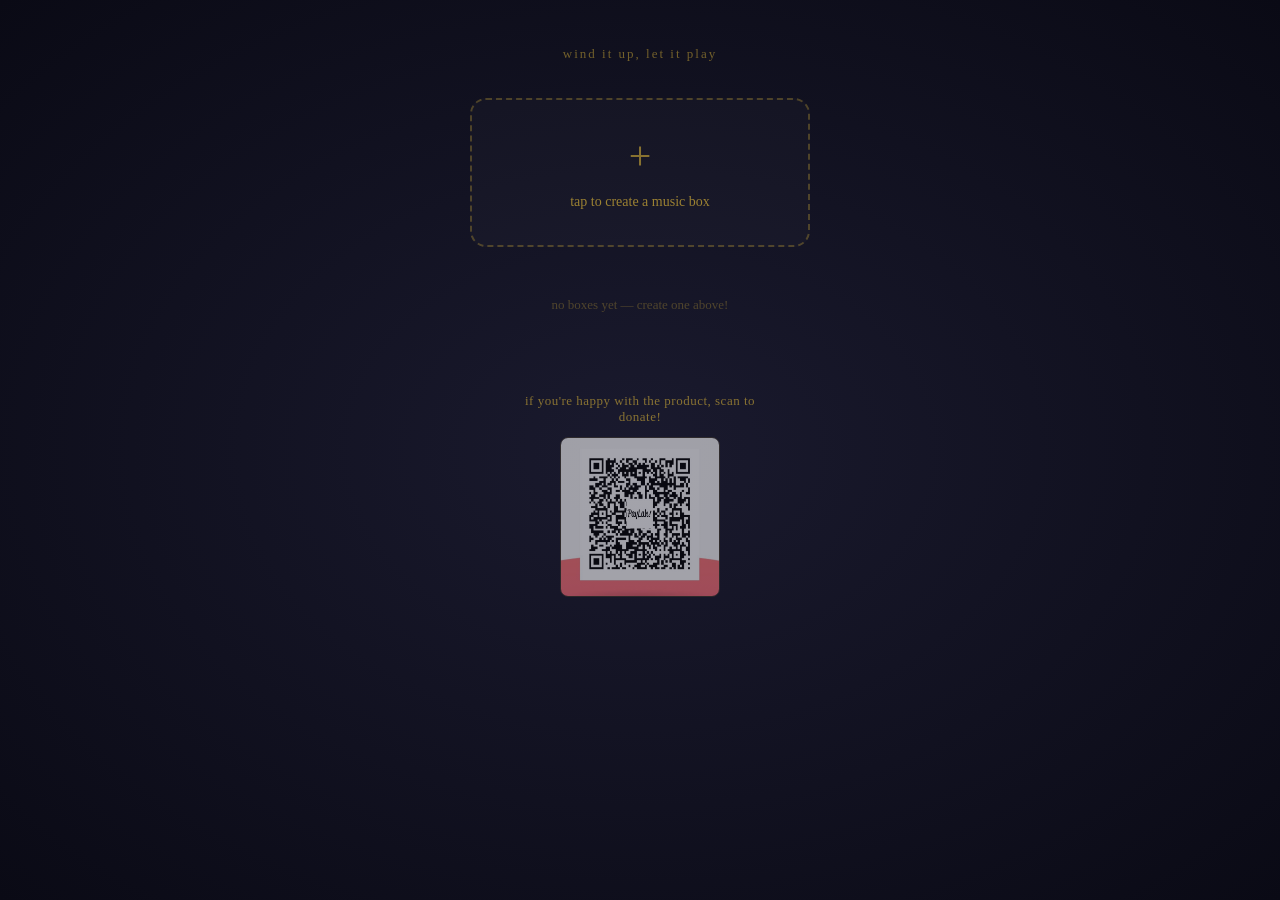
<file: index.html>
<!DOCTYPE html>
<html lang="en">
<head>
<meta charset="UTF-8">
<meta name="viewport" content="width=device-width, initial-scale=1.0, maximum-scale=1.0, user-scalable=no">
<title></title>
<link rel="stylesheet" href="css/index.css">
</head>
<body>

<h1></h1>
<p class="subtitle">wind it up, let it play</p>

<div class="upload-area" id="createBtn">
  <div class="upload-icon">+</div>
  <div class="upload-text">
    tap to create a music box
  </div>
</div>

<ul class="song-list" id="boxList"></ul>

<!-- Create Music Box Modal -->
<div class="creator-overlay" id="creatorOverlay">
  <div class="creator-modal">
    <div class="creator-title" id="creatorTitle">create music box</div>

    <label class="creator-label">name <span class="vinyl-hint">(displayed on vinyl)</span></label>
    <input class="creator-input" type="text" id="boxNameInput" placeholder="my music box">

    <label class="creator-label">colour</label>
    <div class="color-options" id="colorOptions">
      <div class="color-swatch selected" data-color="classic" style="background: linear-gradient(135deg, #8B4513, #A0522D);" title="Classic Brown"></div>
      <div class="color-swatch" data-color="mahogany" style="background: linear-gradient(135deg, #4A0000, #800020);" title="Mahogany"></div>
      <div class="color-swatch" data-color="ebony" style="background: linear-gradient(135deg, #1a1a1a, #333);" title="Ebony"></div>
      <div class="color-swatch" data-color="ivory" style="background: linear-gradient(135deg, #FFFFF0, #D2B48C);" title="Ivory"></div>
      <div class="color-swatch" data-color="navy" style="background: linear-gradient(135deg, #0a1628, #1a3a5c);" title="Navy"></div>
      <div class="color-swatch" data-color="rosewood" style="background: linear-gradient(135deg, #65000B, #8B2252);" title="Rosewood"></div>
    </div>

    <label class="creator-label">sound <small class="creator-hint">mp3, wav, ogg, m4a, etc.</small></label>
    <div class="creator-file-btn" id="audioUploadBtn">
      <span id="audioFileName">choose audio file</span>
    </div>
    <input type="file" id="fileInput" accept="audio/*,.mp3,.wav,.m4a,.ogg,.aac,.flac,.opus,.webm,.3gp,.amr,.mp4" style="display:none">
    <label style="display:flex; align-items:center; gap:8px; margin-top:8px; font-size:12px; opacity:0.7; cursor:pointer;">
      <input type="checkbox" id="defaultAudioCheck" style="accent-color:#d4af37; width:16px; height:16px; cursor:pointer;">
      use default audio
    </label>

    <label class="creator-label">photos <small class="creator-hint">optional, displayed inside lid</small></label>
    <div class="creator-file-btn" id="imageUploadBtn">
      <span id="imageFileCount">choose images</span>
    </div>
    <input type="file" id="imageInput" accept="image/*" multiple style="display:none">
    <div class="image-preview-row" id="imagePreviewRow"></div>

    <label class="creator-label">particles</label>
    <div class="particle-options" id="particleOptions">
      <div class="particle-option selected" data-particles="notes" title="Music Notes">&#9835;</div>
      <div class="particle-option" data-particles="hearts" title="Hearts">&#10084;</div>
      <div class="particle-option" data-particles="flowers" title="Flowers">&#10047;</div>
    </div>

    <div class="trimmer-actions" style="margin-top:20px">
      <button class="trim-cancel" id="createCancel">cancel</button>
      <button class="trim-confirm" id="createConfirm" disabled>create</button>
    </div>
  </div>
</div>


<!-- Trimmer Modal -->
<div class="trimmer-overlay" id="trimmerOverlay">
  <div class="trimmer-modal">
    <div class="trimmer-title">trim audio</div>
    <div class="trimmer-subtitle" id="trimmerSubtitle">drag handles to select a section</div>

    <div class="waveform-container" id="waveformContainer">
      <canvas class="waveform-canvas" id="waveformCanvas"></canvas>
      <div class="trim-overlay-left" id="trimOverlayLeft"></div>
      <div class="trim-overlay-right" id="trimOverlayRight"></div>
      <div class="trim-handle trim-handle-left" id="handleLeft"></div>
      <div class="trim-handle trim-handle-right" id="handleRight"></div>
      <div class="playhead" id="playhead"></div>
    </div>

    <div class="trim-times">
      <span id="trimStartTime">0:00</span>
      <span id="trimEndTime">0:00</span>
    </div>

    <div class="trim-selection-info" id="trimSelectionInfo">selected: 0:00 — 0:00 (0s)</div>

    <button class="trim-preview-btn" id="trimPreviewBtn">preview selection</button>

    <div class="trimmer-actions">
      <button class="trim-cancel" id="trimCancel">cancel</button>
      <button class="trim-confirm" id="trimConfirm">use selection</button>
    </div>
  </div>
</div>

<div class="toast" id="toast"></div>

<script src="js/index.js"></script>


<div style="margin-top: 20px; padding: 20px; text-align: center; opacity: 0.6; font-size: 13px; letter-spacing: 0.5px; max-width: 300px;">
  <p style="margin-bottom: 12px;">if you're happy with the product, scan to donate!</p>
  <img src="assets/qr.jpg" alt="donation qr code" style="width: 160px; height: 160px; border-radius: 8px; border: 1px solid rgba(212,175,55,0.2);">
</div>

</body>
</html>
</file>
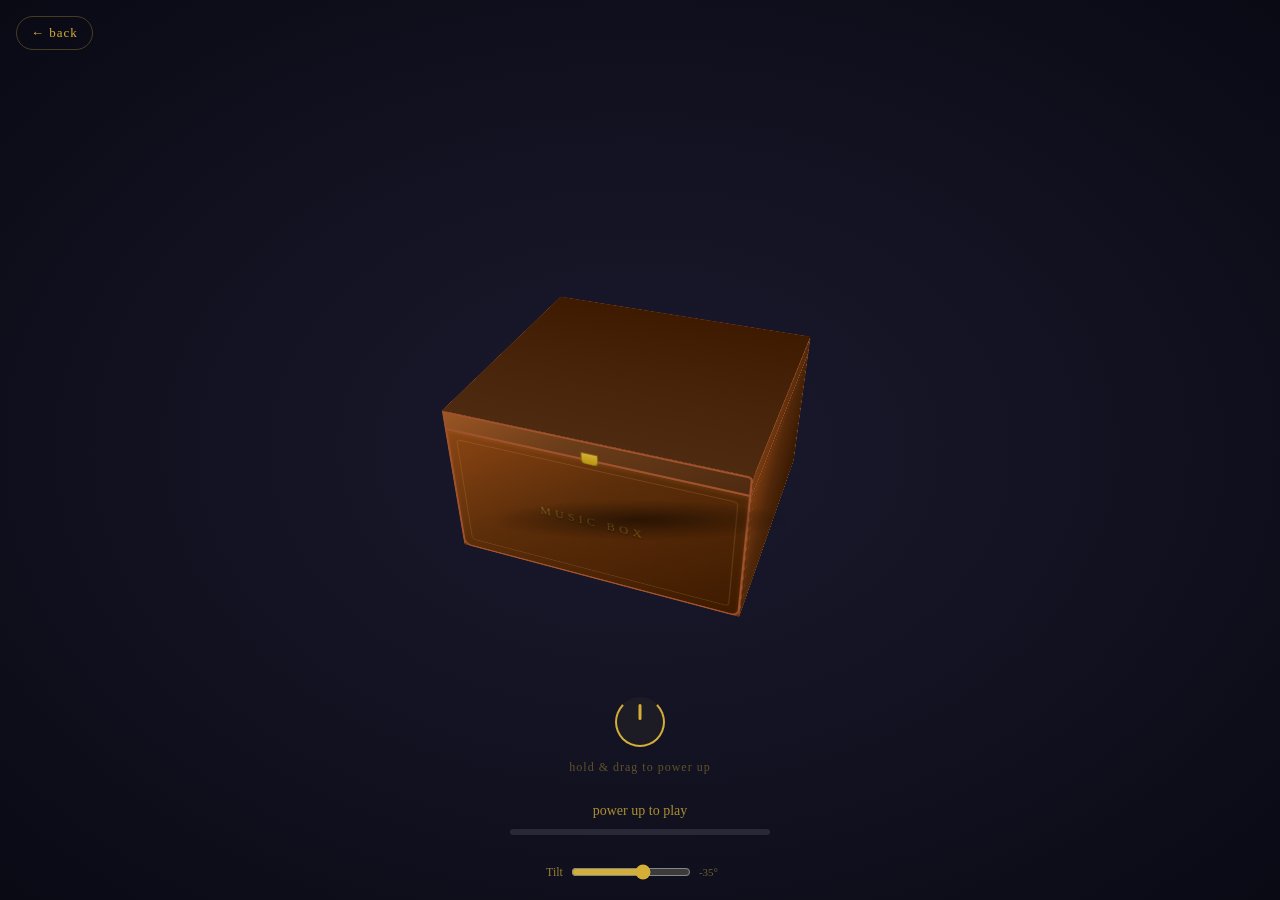
<file: player.html>
<!DOCTYPE html>
<html lang="en">
<head>
<meta charset="UTF-8">
<meta name="viewport" content="width=device-width, initial-scale=1.0, maximum-scale=1.0, user-scalable=no">
<title>Music Box — Playing</title>
<link rel="stylesheet" href="css/player.css">
</head>
<body>

<button class="back-btn" onclick="window.location.href='index.html'">&larr; back</button>
<button class="share-btn" id="shareBtn" style="display:none">share &rarr;</button>

<div class="share-modal-overlay" id="shareOverlay">
  <div class="share-modal">
    <h3>share your music box</h3>
    <p>send the link and password to your recipient</p>
    <div class="share-url-box">
      <input type="text" id="shareUrlInput" readonly>
    </div>
    <div class="share-password-box">
      <span class="share-pw-label">password</span>
      <span class="share-pw-value" id="sharePassword"></span>
    </div>
    <button id="copyShareUrl">copy link & password</button>
    <button class="share-close" id="shareClose">close</button>
  </div>
</div>

<div class="music-box" id="musicBox">
  <div class="box-scene" id="boxScene">
    <div class="box-lid" id="lid">
      <div class="lid-front">
        <div class="box-latch"></div>
      </div>
      <div class="lid-back"></div>
      <div class="lid-top">
        <div class="lid-photo-container" id="lidPhotos"></div>
      </div>
      <div class="lid-right"></div>
      <div class="lid-left"></div>
      <div class="lid-inner"></div>
    </div>
    <div class="box-body">
      <div class="box-front">
        <div class="box-label">music box</div>
      </div>
      <div class="box-back"></div>
      <div class="box-right"></div>
      <div class="box-left"></div>
      <div class="box-bottom"></div>
      <div class="box-interior">
        <div class="interior-top"></div>
        <div class="interior-bottom"></div>
        <div class="interior-front"></div>
        <div class="interior-back"></div>
        <div class="interior-right"></div>
        <div class="interior-left"></div>
        <div class="record" id="record">
          <div class="record-face record-face-top">
            <div class="record-label"></div>
          </div>
          <div class="record-face record-face-bottom"></div>
          <svg class="record-text-svg" viewBox="0 0 200 200">
            <defs>
              <path id="textCircle" d="M 100,100 m -65,0 a 65,65 0 1,1 130,0 a 65,65 0 1,1 -130,0" />
            </defs>
            <text class="record-text">
              <textPath href="#textCircle" startOffset="0%" id="recordTextPath">music box</textPath>
            </text>
          </svg>
        </div>
      </div>
    </div>
  </div>
  <div class="box-shadow"></div>
</div>

<div class="winding-section">
  <div class="winding-area" id="windArea">
    <div class="key-base"></div>
    <div class="key-handle" id="keyHandle"></div>
  </div>
  <div class="wind-label" id="windLabel">hold & drag to power up</div>
</div>

<div class="status">
  <div class="status-line" id="statusText">power up to play</div>
  <div class="energy-bar-container">
    <div class="energy-bar" id="energyBar"></div>
  </div>
  <div class="status-line" id="timeInfo"></div>
</div>

<div class="view-controls">
  <label>Tilt <input type="range" id="viewX" min="-90" max="0" value="-35" step="1"><span id="viewXVal">-35°</span></label>
</div>

<script src="js/player.js"></script>
</body>
</html>
</file>
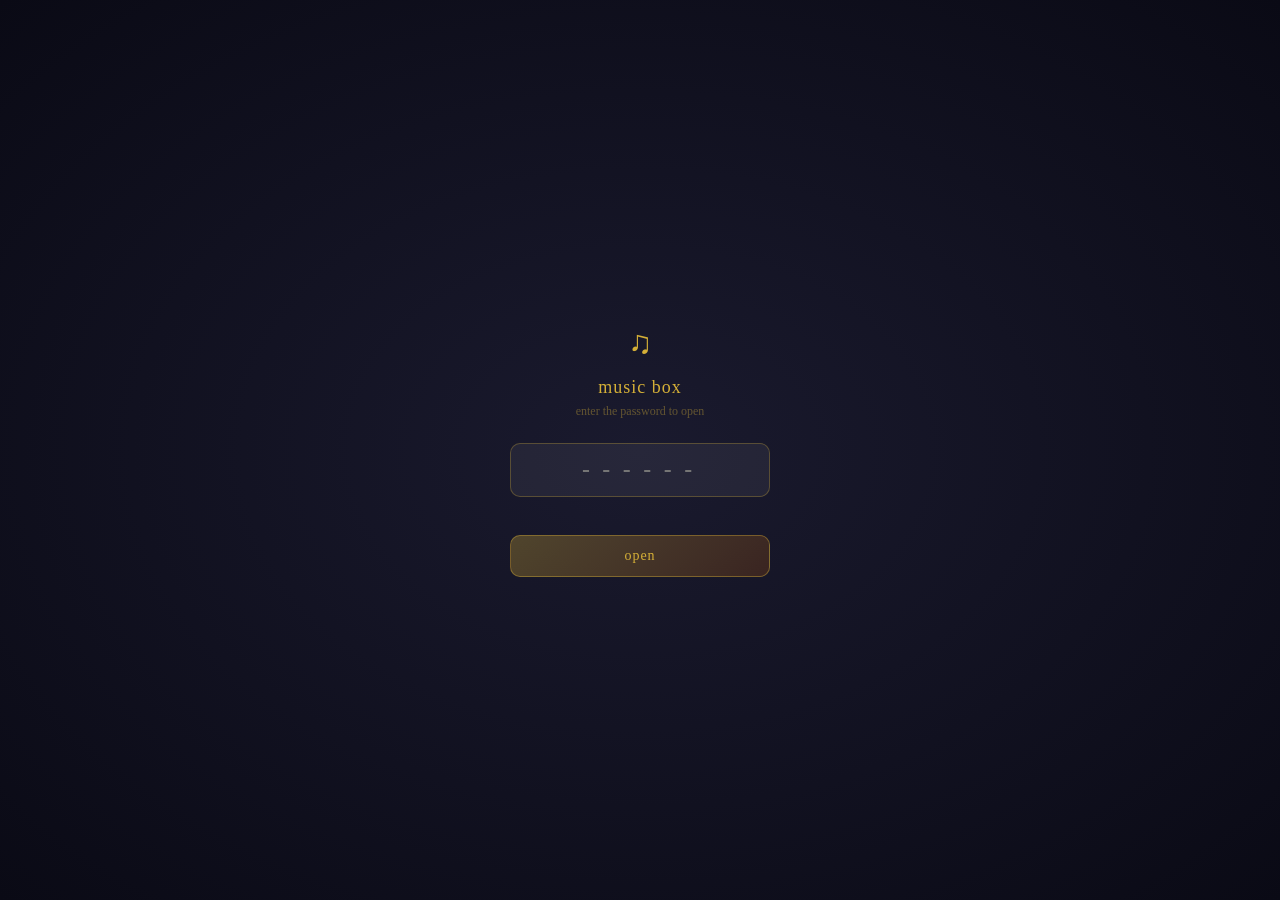
<file: share.html>
<!DOCTYPE html>
<html lang="en">
<head>
<meta charset="UTF-8">
<meta name="viewport" content="width=device-width, initial-scale=1.0, maximum-scale=1.0, user-scalable=no">
<title>Music Box — Shared</title>
<link rel="stylesheet" href="css/share.css">
</head>
<body>

<!-- Password prompt -->
<div id="passwordOverlay" style="
  position: fixed; inset: 0; z-index: 10000;
  background: radial-gradient(ellipse at center, #1a1a2e 0%, #0a0a15 100%);
  display: flex; flex-direction: column; align-items: center; justify-content: center;
  font-family: 'Georgia', serif; color: #d4af37;
">
  <div style="text-align: center; max-width: 300px; width: 100%; padding: 0 20px;">
    <div style="font-size: 32px; margin-bottom: 16px;">&#9835;</div>
    <div style="font-size: 18px; letter-spacing: 1px; margin-bottom: 6px;">music box</div>
    <div style="font-size: 12px; opacity: 0.4; margin-bottom: 24px;">enter the password to open</div>
    <input type="text" id="passwordInput" maxlength="6" autocomplete="off" spellcheck="false"
      placeholder="------"
      style="
        width: 100%; text-align: center; font-family: monospace; font-size: 24px;
        letter-spacing: 6px; padding: 12px; border-radius: 10px;
        background: rgba(255,255,255,0.06); border: 1px solid rgba(212,175,55,0.3);
        color: #d4af37; outline: none;
      ">
    <div id="passwordError" style="font-size: 12px; color: rgba(255,100,100,0.8); margin-top: 10px; min-height: 18px;"></div>
    <button id="passwordSubmit" style="
      margin-top: 10px; width: 100%; padding: 12px; border-radius: 10px;
      background: linear-gradient(135deg, rgba(212,175,55,0.3), rgba(139,69,19,0.3));
      border: 1px solid rgba(212,175,55,0.4); color: #d4af37;
      font-family: 'Georgia', serif; font-size: 14px; cursor: pointer; letter-spacing: 1px;
    ">open</button>
  </div>
</div>

<!-- Loading overlay -->
<div id="loadingOverlay" style="
  position: fixed; inset: 0; z-index: 9999;
  background: radial-gradient(ellipse at center, #1a1a2e 0%, #0a0a15 100%);
  display: none; flex-direction: column; align-items: center; justify-content: center;
  font-family: 'Georgia', serif; color: #d4af37;
">
  <div style="width: 60px; height: 60px; border: 3px solid rgba(212,175,55,0.2); border-top-color: #d4af37; border-radius: 50%; animation: loader-spin 1s linear infinite; margin-bottom: 24px;"></div>
  <div style="font-size: 18px; letter-spacing: 1px;">loading music box...</div>
  <div id="loadingDetail" style="font-size: 13px; opacity: 0.5; margin-top: 8px;"></div>
</div>

<div class="music-box" id="musicBox">
  <div class="box-scene" id="boxScene">
    <div class="box-lid" id="lid">
      <div class="lid-front">
        <div class="box-latch"></div>
      </div>
      <div class="lid-back"></div>
      <div class="lid-top">
        <div class="lid-photo-container" id="lidPhotos"></div>
      </div>
      <div class="lid-right"></div>
      <div class="lid-left"></div>
      <div class="lid-inner"></div>
    </div>
    <div class="box-body">
      <div class="box-front">
        <div class="box-label">music box</div>
      </div>
      <div class="box-back"></div>
      <div class="box-right"></div>
      <div class="box-left"></div>
      <div class="box-bottom"></div>
      <div class="box-interior">
        <div class="interior-top"></div>
        <div class="interior-bottom"></div>
        <div class="interior-front"></div>
        <div class="interior-back"></div>
        <div class="interior-right"></div>
        <div class="interior-left"></div>
        <div class="record" id="record">
          <div class="record-face record-face-top">
            <div class="record-label"></div>
          </div>
          <div class="record-face record-face-bottom"></div>
          <svg class="record-text-svg" viewBox="0 0 200 200">
            <defs>
              <path id="textCircle" d="M 100,100 m -65,0 a 65,65 0 1,1 130,0 a 65,65 0 1,1 -130,0" />
            </defs>
            <text class="record-text">
              <textPath href="#textCircle" startOffset="0%" id="recordTextPath">music box</textPath>
            </text>
          </svg>
        </div>
      </div>
    </div>
  </div>
  <div class="box-shadow"></div>
</div>

<div class="winding-section">
  <div class="winding-area" id="windArea">
    <div class="key-base"></div>
    <div class="key-handle" id="keyHandle"></div>
  </div>
  <div class="wind-label" id="windLabel">hold & drag to power up</div>
</div>

<div class="status">
  <div class="status-line" id="statusText">loading shared music box...</div>
  <div class="energy-bar-container">
    <div class="energy-bar" id="energyBar"></div>
  </div>
  <div class="status-line" id="timeInfo"></div>
</div>

<div class="view-controls">
  <label>Tilt <input type="range" id="viewX" min="-90" max="0" value="-35" step="1"><span id="viewXVal">-35&deg;</span></label>
</div>

<script src="js/share.js"></script>
</body>
</html>
</file>
<file: css/index.css>
* { margin: 0; padding: 0; box-sizing: border-box; }

body {
  min-height: 100vh;
  min-height: 100dvh;
  display: flex;
  flex-direction: column;
  align-items: center;
  background: radial-gradient(ellipse at center, #1a1a2e 0%, #0a0a15 100%);
  font-family: 'Georgia', serif;
  color: #d4af37;
  overflow-x: hidden;
  user-select: none;
  -webkit-user-select: none;
  padding: 40px 20px 30px;
}

h1 {
  font-size: 22px;
  letter-spacing: 6px;
  text-transform: uppercase;
  margin-bottom: 6px;
  text-shadow: 0 2px 8px rgba(212,175,55,0.3);
}

.subtitle {
  font-size: 13px;
  opacity: 0.5;
  margin-bottom: 36px;
  letter-spacing: 2px;
}

/* Upload area */
.upload-area {
  width: 100%;
  max-width: 340px;
  border: 2px dashed rgba(212,175,55,0.3);
  border-radius: 16px;
  padding: 32px 20px;
  text-align: center;
  cursor: pointer;
  transition: all 0.3s;
  background: rgba(255,255,255,0.02);
  margin-bottom: 30px;
}

.upload-area:hover, .upload-area.dragover {
  border-color: rgba(212,175,55,0.7);
  background: rgba(212,175,55,0.05);
}

.upload-icon {
  font-size: 40px;
  margin-bottom: 12px;
  opacity: 0.6;
}

.upload-text {
  font-size: 14px;
  opacity: 0.7;
  line-height: 1.6;
}

.upload-text small {
  display: block;
  margin-top: 6px;
  font-size: 11px;
  opacity: 0.5;
}

input[type="file"] { display: none; }

/* Song list */
.song-list {
  width: 100%;
  max-width: 340px;
  list-style: none;
  margin-bottom: 20px;
}

.song-list:empty::before {
  content: 'no boxes yet — create one above!';
  display: block;
  text-align: center;
  font-size: 13px;
  opacity: 0.3;
  padding: 20px;
}

.song-item {
  display: flex;
  align-items: center;
  gap: 12px;
  padding: 14px 16px;
  background: rgba(255,255,255,0.03);
  border: 1px solid rgba(212,175,55,0.15);
  border-radius: 12px;
  margin-bottom: 10px;
  transition: all 0.2s;
  cursor: pointer;
}

.song-item:hover {
  background: rgba(212,175,55,0.08);
  border-color: rgba(212,175,55,0.4);
}

.song-item:active {
  transform: scale(0.98);
}

.song-icon {
  width: 40px;
  height: 40px;
  border-radius: 50%;
  background: linear-gradient(135deg, #d4af37, #8B4513);
  display: flex;
  align-items: center;
  justify-content: center;
  font-size: 18px;
  flex-shrink: 0;
}

.song-info {
  flex: 1;
  min-width: 0;
}

.song-name {
  font-size: 14px;
  white-space: nowrap;
  overflow: hidden;
  text-overflow: ellipsis;
}

.song-meta {
  font-size: 11px;
  opacity: 0.4;
  margin-top: 2px;
}

.song-delete {
  width: 32px;
  height: 32px;
  border: none;
  background: rgba(255,80,80,0.1);
  color: rgba(255,100,100,0.6);
  border-radius: 50%;
  cursor: pointer;
  font-size: 16px;
  display: flex;
  align-items: center;
  justify-content: center;
  transition: all 0.2s;
  flex-shrink: 0;
}

.song-delete:hover {
  background: rgba(255,80,80,0.25);
  color: rgba(255,100,100,0.9);
}

.song-rename {
  width: 32px;
  height: 32px;
  border: none;
  background: rgba(212,175,55,0.1);
  color: rgba(212,175,55,0.6);
  border-radius: 50%;
  cursor: pointer;
  font-size: 14px;
  display: flex;
  align-items: center;
  justify-content: center;
  transition: all 0.2s;
  flex-shrink: 0;
}

.song-rename:hover {
  background: rgba(212,175,55,0.25);
  color: rgba(212,175,55,0.9);
}

.song-name-input {
  background: rgba(255,255,255,0.08);
  border: 1px solid rgba(212,175,55,0.4);
  border-radius: 6px;
  color: #d4af37;
  font-family: 'Georgia', serif;
  font-size: 13px;
  padding: 4px 8px;
  width: 100%;
  outline: none;
}

.song-name-input:focus {
  border-color: rgba(212,175,55,0.7);
}

.vinyl-hint {
  font-size: 10px;
  opacity: 0.35;
  margin-top: 2px;
  font-style: italic;
}

/* Color picker */
.color-picker-section {
  width: 100%;
  max-width: 340px;
  margin-bottom: 24px;
  text-align: center;
}

.color-picker-label {
  font-size: 13px;
  opacity: 0.6;
  margin-bottom: 10px;
  letter-spacing: 1px;
}

.color-options {
  display: flex;
  justify-content: center;
  gap: 12px;
  flex-wrap: wrap;
}

.color-swatch {
  width: 36px;
  height: 36px;
  border-radius: 50%;
  border: 2px solid rgba(255,255,255,0.1);
  cursor: pointer;
  transition: all 0.2s;
  position: relative;
}

.color-swatch:hover {
  transform: scale(1.15);
}

.color-swatch.selected {
  border-color: #d4af37;
  box-shadow: 0 0 10px rgba(212,175,55,0.5);
}

.color-swatch.selected::after {
  content: '\2713';
  position: absolute;
  top: 50%;
  left: 50%;
  transform: translate(-50%, -50%);
  color: white;
  font-size: 16px;
  text-shadow: 0 1px 3px rgba(0,0,0,0.5);
}

/* Creator modal */
.creator-overlay {
  display: none;
  position: fixed;
  inset: 0;
  background: rgba(0,0,0,0.85);
  z-index: 100;
  flex-direction: column;
  align-items: center;
  justify-content: center;
  padding: 20px;
  overflow-y: auto;
}

.creator-overlay.active {
  display: flex;
}

.creator-modal {
  width: 100%;
  max-width: 360px;
  background: #12121f;
  border: 1px solid rgba(212,175,55,0.3);
  border-radius: 16px;
  padding: 24px 20px;
}

.creator-title {
  font-size: 16px;
  text-align: center;
  margin-bottom: 18px;
  letter-spacing: 2px;
}

.creator-label {
  display: block;
  font-size: 12px;
  opacity: 0.6;
  margin-bottom: 8px;
  margin-top: 16px;
  letter-spacing: 1px;
}

.creator-label:first-of-type {
  margin-top: 0;
}

.creator-hint {
  opacity: 0.5;
  font-size: 10px;
}

.creator-input {
  width: 100%;
  background: rgba(255,255,255,0.06);
  border: 1px solid rgba(212,175,55,0.3);
  border-radius: 10px;
  color: #d4af37;
  font-family: 'Georgia', serif;
  font-size: 14px;
  padding: 10px 14px;
  outline: none;
}

.creator-input:focus {
  border-color: rgba(212,175,55,0.6);
}

.creator-file-btn {
  width: 100%;
  padding: 12px;
  background: rgba(255,255,255,0.04);
  border: 1px dashed rgba(212,175,55,0.3);
  border-radius: 10px;
  text-align: center;
  cursor: pointer;
  font-size: 13px;
  opacity: 0.7;
  transition: all 0.2s;
}

.creator-file-btn:hover {
  border-color: rgba(212,175,55,0.6);
  background: rgba(212,175,55,0.05);
}

.creator-file-btn.has-file {
  border-style: solid;
  border-color: rgba(212,175,55,0.5);
  opacity: 1;
}

.image-preview-row {
  display: flex;
  gap: 8px;
  margin-top: 10px;
  flex-wrap: wrap;
}

.image-preview-item {
  position: relative;
  width: 50px;
  height: 50px;
}

.image-preview-item img {
  width: 50px;
  height: 50px;
  object-fit: cover;
  border-radius: 6px;
  border: 1px solid rgba(212,175,55,0.3);
}

.image-preview-item .img-remove {
  position: absolute;
  top: -6px;
  right: -6px;
  width: 18px;
  height: 18px;
  border-radius: 50%;
  background: rgba(255,80,80,0.85);
  color: #fff;
  border: none;
  font-size: 12px;
  line-height: 18px;
  text-align: center;
  cursor: pointer;
  padding: 0;
}

/* Particle picker */
.particle-options {
  display: flex;
  justify-content: center;
  gap: 12px;
}

.particle-option {
  width: 42px;
  height: 42px;
  border-radius: 10px;
  border: 2px solid rgba(212,175,55,0.15);
  background: rgba(255,255,255,0.03);
  display: flex;
  align-items: center;
  justify-content: center;
  font-size: 20px;
  cursor: pointer;
  transition: all 0.2s;
}

.particle-option:hover {
  border-color: rgba(212,175,55,0.4);
  background: rgba(212,175,55,0.05);
}

.particle-option.selected {
  border-color: #d4af37;
  background: rgba(212,175,55,0.12);
  box-shadow: 0 0 8px rgba(212,175,55,0.3);
}

/* Box list item color indicator */
.box-color-dot {
  width: 12px;
  height: 12px;
  border-radius: 50%;
  flex-shrink: 0;
  border: 1px solid rgba(255,255,255,0.15);
}

/* Toast */
.toast {
  position: fixed;
  bottom: 20px;
  left: 50%;
  transform: translateX(-50%) translateY(100px);
  background: rgba(212,175,55,0.9);
  color: #0a0a15;
  padding: 10px 24px;
  border-radius: 20px;
  font-size: 13px;
  font-weight: bold;
  transition: transform 0.3s;
  z-index: 200;
}

.toast.show {
  transform: translateX(-50%) translateY(0);
}

/* ── Trimmer Modal ── */
.trimmer-overlay {
  display: none;
  position: fixed;
  inset: 0;
  background: rgba(0,0,0,0.85);
  z-index: 100;
  flex-direction: column;
  align-items: center;
  justify-content: center;
  padding: 20px;
}

.trimmer-overlay.active {
  display: flex;
}

.trimmer-modal {
  width: 100%;
  max-width: 360px;
  background: #12121f;
  border: 1px solid rgba(212,175,55,0.3);
  border-radius: 16px;
  padding: 24px 20px;
}

.trimmer-title {
  font-size: 16px;
  text-align: center;
  margin-bottom: 4px;
  letter-spacing: 2px;
}

.trimmer-subtitle {
  font-size: 12px;
  text-align: center;
  opacity: 0.4;
  margin-bottom: 20px;
}

/* Waveform area */
.waveform-container {
  position: relative;
  width: 100%;
  height: 100px;
  background: rgba(255,255,255,0.03);
  border-radius: 8px;
  overflow: hidden;
  margin-bottom: 6px;
  touch-action: none;
}

.waveform-canvas {
  width: 100%;
  height: 100%;
  display: block;
}

/* Dim overlay for regions outside selection */
.trim-overlay-left, .trim-overlay-right {
  position: absolute;
  top: 0;
  height: 100%;
  background: rgba(0,0,0,0.6);
  pointer-events: none;
}

.trim-overlay-left { left: 0; }
.trim-overlay-right { right: 0; }

/* Handles */
.trim-handle {
  position: absolute;
  top: 0;
  width: 16px;
  height: 100%;
  cursor: ew-resize;
  z-index: 5;
  display: flex;
  align-items: center;
  justify-content: center;
  touch-action: none;
}

.trim-handle::before {
  content: '';
  width: 4px;
  height: 36px;
  background: #d4af37;
  border-radius: 2px;
  box-shadow: 0 0 8px rgba(212,175,55,0.5);
}

.trim-handle-left {
  background: linear-gradient(to right, rgba(212,175,55,0.25), transparent);
}

.trim-handle-right {
  background: linear-gradient(to left, rgba(212,175,55,0.25), transparent);
}

/* Playhead */
.playhead {
  position: absolute;
  top: 0;
  width: 2px;
  height: 100%;
  background: #fff;
  opacity: 0;
  pointer-events: none;
  z-index: 4;
  transition: opacity 0.2s;
}

.playhead.active {
  opacity: 0.8;
}

/* Time labels */
.trim-times {
  display: flex;
  justify-content: space-between;
  font-size: 12px;
  opacity: 0.5;
  margin-bottom: 16px;
  font-variant-numeric: tabular-nums;
}

.trim-selection-info {
  text-align: center;
  font-size: 13px;
  margin-bottom: 18px;
  opacity: 0.7;
}

/* Preview button */
.trim-preview-btn {
  display: block;
  width: 100%;
  padding: 12px;
  background: rgba(255,255,255,0.05);
  border: 1px solid rgba(212,175,55,0.2);
  border-radius: 10px;
  color: #d4af37;
  font-family: 'Georgia', serif;
  font-size: 13px;
  cursor: pointer;
  margin-bottom: 10px;
  transition: all 0.2s;
  letter-spacing: 1px;
}

.trim-preview-btn:hover {
  background: rgba(212,175,55,0.1);
}

/* Action buttons */
.trimmer-actions {
  display: flex;
  gap: 10px;
}

.trimmer-actions button {
  flex: 1;
  padding: 14px;
  border-radius: 10px;
  font-family: 'Georgia', serif;
  font-size: 14px;
  cursor: pointer;
  transition: all 0.2s;
  letter-spacing: 1px;
  border: none;
}

.trim-cancel {
  background: rgba(255,255,255,0.05);
  color: rgba(255,255,255,0.5);
  border: 1px solid rgba(255,255,255,0.1) !important;
}

.trim-cancel:hover {
  background: rgba(255,255,255,0.1);
}

.trim-confirm {
  background: linear-gradient(135deg, rgba(212,175,55,0.3), rgba(139,69,19,0.3));
  color: #d4af37;
  border: 1px solid rgba(212,175,55,0.4) !important;
}

.trim-confirm:hover:not(:disabled) {
  background: linear-gradient(135deg, rgba(212,175,55,0.45), rgba(139,69,19,0.4));
}

.trim-confirm:disabled {
  opacity: 0.3;
  cursor: not-allowed;
}
</file>
<file: css/player.css>
* { margin: 0; padding: 0; box-sizing: border-box; }

  body {
    min-height: 100vh;
    min-height: 100dvh;
    display: flex;
    flex-direction: column;
    align-items: center;
    justify-content: flex-start;
    background: radial-gradient(ellipse at center, #1a1a2e 0%, #0a0a15 100%);
    font-family: 'Georgia', serif;
    color: #d4af37;
    overflow: hidden;
    user-select: none;
    -webkit-user-select: none;
    touch-action: none;
    padding: 20px;
  }

  .back-btn {
    position: fixed;
    top: 16px;
    left: 16px;
    background: none;
    border: 1px solid rgba(212,175,55,0.3);
    color: #d4af37;
    font-family: 'Georgia', serif;
    font-size: 13px;
    padding: 8px 14px;
    border-radius: 20px;
    cursor: pointer;
    z-index: 10;
    letter-spacing: 1px;
  }

  .back-btn:hover { border-color: rgba(212,175,55,0.6); }

  .share-btn {
    position: fixed;
    top: 16px;
    right: 16px;
    background: none;
    border: 1px solid rgba(212,175,55,0.3);
    color: #d4af37;
    font-family: 'Georgia', serif;
    font-size: 13px;
    padding: 8px 14px;
    border-radius: 20px;
    cursor: pointer;
    z-index: 10;
    letter-spacing: 1px;
  }
  .share-btn:hover { border-color: rgba(212,175,55,0.6); }
  .share-btn:disabled { opacity: 0.4; cursor: not-allowed; }

  .share-modal-overlay {
    display: none;
    position: fixed;
    inset: 0;
    background: rgba(0,0,0,0.7);
    z-index: 100;
    align-items: center;
    justify-content: center;
  }
  .share-modal-overlay.visible { display: flex; }

  .share-modal {
    background: #1a1a2e;
    border: 1px solid rgba(212,175,55,0.3);
    border-radius: 12px;
    padding: 24px;
    max-width: 420px;
    width: 90%;
    text-align: center;
  }
  .share-modal h3 {
    margin-bottom: 12px;
    font-size: 16px;
    letter-spacing: 1px;
  }
  .share-modal p {
    font-size: 13px;
    opacity: 0.7;
    margin-bottom: 16px;
  }
  .share-url-box {
    display: flex;
    gap: 8px;
    align-items: center;
  }
  .share-url-box input {
    flex: 1;
    background: rgba(255,255,255,0.05);
    border: 1px solid rgba(212,175,55,0.2);
    color: #d4af37;
    padding: 10px 12px;
    border-radius: 8px;
    font-family: monospace;
    font-size: 12px;
    outline: none;
  }
  .share-url-box button {
    background: rgba(212,175,55,0.15);
    border: 1px solid rgba(212,175,55,0.3);
    color: #d4af37;
    padding: 10px 16px;
    border-radius: 8px;
    cursor: pointer;
    font-family: 'Georgia', serif;
    font-size: 13px;
    white-space: nowrap;
  }
  .share-modal #copyShareUrl {
    display: block;
    width: 100%;
    margin-top: 12px;
    background: rgba(212,175,55,0.15);
    border: 1px solid rgba(212,175,55,0.3);
    color: #d4af37;
    padding: 10px 16px;
    border-radius: 8px;
    cursor: pointer;
    font-family: 'Georgia', serif;
    font-size: 13px;
  }
  .share-modal #copyShareUrl:hover { background: rgba(212,175,55,0.25); }
  .share-password-box {
    display: flex;
    align-items: center;
    justify-content: space-between;
    margin-top: 10px;
    padding: 10px 12px;
    background: rgba(255,255,255,0.05);
    border: 1px solid rgba(212,175,55,0.2);
    border-radius: 8px;
  }
  .share-pw-label {
    font-size: 12px;
    opacity: 0.5;
  }
  .share-pw-value {
    font-family: monospace;
    font-size: 16px;
    letter-spacing: 3px;
    color: #d4af37;
  }
  .share-close {
    margin-top: 16px;
    background: none;
    border: none;
    color: rgba(212,175,55,0.5);
    cursor: pointer;
    font-family: 'Georgia', serif;
    font-size: 12px;
  }


  .music-box {
    position: relative;
    width: 280px;
    height: 200px;
    perspective: 800px;
    perspective-origin: center 60%;
    margin-top: calc(50vh - 150px);
    margin-bottom: auto;
  }

  /* 3D scene wrapper */
  .box-scene {
    position: absolute;
    bottom: 0;
    width: 280px;
    height: 180px;
    transform-style: preserve-3d;
    transform: rotateX(var(--viewX, -35deg)) rotateY(var(--viewY, -20deg));
    transition: transform 10s ease;
  }

  /* All 3D faces */
  .box-front, .box-back, .box-right, .box-left, .box-bottom,
  .lid-front, .lid-back, .lid-top, .lid-right, .lid-left, .lid-inner {
    position: absolute;
    backface-visibility: visible;
  }

  /* The box body - 3D cube: 280w × 140h × 120d */
  .box-body {
    position: absolute;
    bottom: 0;
    width: 280px;
    height: 140px;
    transform-style: preserve-3d;
    z-index: 1;
  }

  /* Front face */
  .box-front {
    width: 280px;
    height: 140px;
    background: linear-gradient(145deg, #8B4513 0%, #5C2E0A 40%, #3E1A00 100%);
    border: 2px solid #a0522d;
    border-radius: 0 0 8px 8px;
    box-shadow: inset 0 2px 4px rgba(255,200,100,0.1);
    transform: translateZ(125px);
  }

  .box-front::before {
    content: '';
    position: absolute;
    top: 8px; left: 8px; right: 8px; bottom: 8px;
    border: 1px solid rgba(210,160,80,0.2);
    border-radius: 4px;
  }

  /* Back face */
  .box-back {
    width: 280px;
    height: 140px;
    background: linear-gradient(145deg, #6B3410 0%, #4C1E08 40%, #2E1200 100%);
    border: 2px solid #8a4420;
    border-radius: 0 0 8px 8px;
    transform: rotateY(180deg) translateZ(125px);
  }

  /* Right face — centered: left:(280-120)/2=80 */
  .box-right {
    width: 250px;
    height: 140px;
    left: 15px;
    background: linear-gradient(145deg, #7A3B10 0%, #52280A 40%, #361800 100%);
    border: 2px solid #955228;
    transform: rotateY(90deg) translateZ(140px);
  }

  .box-right::before {
    content: '';
    position: absolute;
    top: 8px; left: 8px; right: 8px; bottom: 8px;
    border: 1px solid rgba(210,160,80,0.15);
    border-radius: 4px;
  }

  /* Left face — centered: left:80 */
  .box-left {
    width: 250px;
    height: 140px;
    left: 15px;
    background: linear-gradient(145deg, #9B5020 0%, #6C3510 40%, #4E2508 100%);
    border: 2px solid #a0522d;
    transform: rotateY(-90deg) translateZ(140px);
  }

  .box-left::before {
    content: '';
    position: absolute;
    top: 8px; left: 8px; right: 8px; bottom: 8px;
    border: 1px solid rgba(210,160,80,0.15);
    border-radius: 4px;
  }

  /* Bottom face — centered: top:(140-160)/2=-10 */
  .box-bottom {
    width: 280px;
    height: 250px;
    top: -55px;
    background: linear-gradient(145deg, #3E1A00 0%, #2E1200 100%);
    border: 2px solid #6B3410;
    transform: rotateX(90deg) translateZ(-70px);
  }

  .box-label {
    position: absolute;
    top: 50%;
    left: 50%;
    transform: translate(-50%, -50%);
    font-size: 12px;
    letter-spacing: 4px;
    text-transform: uppercase;
    color: rgba(212, 175, 55, 0.5);
    text-shadow: 0 1px 2px rgba(0,0,0,0.5);
  }

  /* The lid - 3D: 280w × 20h × 120d */
  .box-lid {
    position: absolute;
    bottom: 138px;
    width: 280px;
    height: 20px;
    transform-style: preserve-3d;
    transform-origin: center top -125px;
    transform: rotateX(0deg);
    z-index: 2;
  }

  /* Lid front face */
  .lid-front {
    width: 280px;
    height: 20px;
    background: linear-gradient(145deg, #9B5523 0%, #6C3E1A 40%, #4E2A10 100%);
    border: 2px solid #a0522d;
    border-radius: 4px 4px 0 0;
    transform: translateZ(125px);
  }

  /* Lid back face */
  .lid-back {
    width: 280px;
    height: 20px;
    background: linear-gradient(145deg, #7B4018 0%, #4C2E10 40%, #3E2008 100%);
    border: 2px solid #8a4420;
    border-radius: 4px 4px 0 0;
    transform: rotateY(180deg) translateZ(125px);
  }

  /* Lid top face — flush with top edge of side panels (y=0) */
  .lid-top {
    width: 280px;
    height: 250px;
    top: -115px;
    background: linear-gradient(145deg, #A05828 0%, #7C4218 40%, #5E3010 100%);
    border: 2px solid #a0522d;
    border-radius: 8px;
    transform: rotateX(-90deg) translateZ(-10px);
    transform-style: preserve-3d;
  }

  .lid-top::before {
    content: '';
    position: absolute;
    top: 8px; left: 8px; right: 8px; bottom: 8px;
    border: 1px solid rgba(210,160,80,0.2);
    border-radius: 4px;
  }

  /* Lid photo circle */
  .lid-photo-container {
    position: absolute;
    top: 50%;
    left: 50%;
    transform: translate(-50%, -50%) translateZ(1px);
    width: 180px;
    height: 180px;
    border-radius: 50%;
    overflow: hidden;
    border: 2px solid rgba(212,175,55,0.4);
    box-shadow: 0 0 12px rgba(0,0,0,0.4), inset 0 0 6px rgba(0,0,0,0.3);
  }

  .lid-photo-container img {
    position: absolute;
    top: 0;
    left: 0;
    width: 100%;
    height: 100%;
    object-fit: cover;
    opacity: 0;
    transition: opacity 1s ease-in-out;
  }

  .lid-photo-container img.active {
    opacity: 1;
  }

  /* Lid right face — centered: left:80 */
  .lid-right {
    width: 250px;
    height: 20px;
    left: 15px;
    background: linear-gradient(145deg, #8A4818 0%, #5C3010 100%);
    border: 2px solid #955228;
    backface-visibility: visible;
    transform: rotateY(90deg) translateZ(140px);
  }

  /* Lid left face — centered: left:80 */
  .lid-left {
    width: 250px;
    height: 20px;
    left: 15px;
    background: linear-gradient(145deg, #A86030 0%, #7C4520 100%);
    border: 2px solid #a0522d;
    backface-visibility: visible;
    transform: rotateY(-90deg) translateZ(140px);
  }

  /* Lid inner face (bottom of lid) — flush with bottom edge (y=20) */
  .lid-inner {
    width: 280px;
    height: 250px;
    top: -115px;
    background: linear-gradient(to bottom, #2a0a00, #4E2A10);
    transform: rotateX(90deg) translateZ(10px);
  }

  /* Hinge detail */
  .box-hinge {
    position: absolute;
    width: 20px;
    height: 8px;
    background: linear-gradient(to bottom, #d4af37, #8B6914);
    border-radius: 3px;
    top: -4px;
    z-index: 5;
  }

  /* Metal latch on front */
  .box-latch {
    position: absolute;
    bottom: -6px;
    left: 50%;
    transform: translateX(-50%);
    width: 16px;
    height: 12px;
    background: linear-gradient(to bottom, #d4af37, #b8960c);
    border-radius: 0 0 4px 4px;
    border: 1px solid #8B6914;
    z-index: 3;
  }

  /* Music box interior — 3D slab at top of box body */
  .box-interior {
    position: absolute;
    left: 2px;
    width: 276px;
    height: 20px;
    opacity: 0;
    overflow: visible;
    transform-style: preserve-3d;
    top: -20px;
  }

  .box-interior > div {
    position: absolute;
  }

  /* Top face of interior slab — holds the vinyl */
  .interior-top {
    width: 276px;
    height: 246px;
    top: -113px;
    background: linear-gradient(145deg, #C8956A, #A07050);
    transform: rotateX(-90deg) translateZ(-10px);
    overflow: visible;
    transform-style: preserve-3d;
  }

  /* Bottom face of interior slab */
  .interior-bottom {
    width: 276px;
    height: 246px;
    top: -113px;
    background: linear-gradient(145deg, #A07050, #887060);
    transform: rotateX(90deg) translateZ(10px);
  }

  /* Front face of interior slab */
  .interior-front {
    width: 276px;
    height: 20px;
    background: linear-gradient(145deg, #B8855A, #9A6842);
    border: 1px solid #C09060;
    transform: translateZ(123px);
  }

  /* Back face of interior slab */
  .interior-back {
    width: 276px;
    height: 20px;
    background: linear-gradient(145deg, #A07850, #8A6238);
    transform: rotateY(180deg) translateZ(123px);
  }

  /* Right face of interior slab */
  .interior-right {
    width: 246px;
    height: 20px;
    left: 15px;
    background: linear-gradient(145deg, #B08050, #9A6842);
    transform: rotateY(90deg) translateZ(138px);
  }

  /* Left face of interior slab */
  .interior-left {
    width: 246px;
    height: 20px;
    left: 15px;
    background: linear-gradient(145deg, #BA8A5A, #A07248);
    transform: rotateY(-90deg) translateZ(138px);
  }

  /* Vinyl record — 5px thick 3D disc sitting on interior-top */
  .record {
    position: absolute;
    width: 200px;
    height: 200px;
    left: 38px;
    top: -90px;
    transform-style: preserve-3d;
    transform: rotateX(-90deg) translateY(5px) translateZ(-10px);
  }

  .record-face {
    position: absolute;
    width: 200px;
    height: 200px;
    border-radius: 50%;
  }

  /* Top face of vinyl — visible grooves */
  .record-face-top {
    background:
      radial-gradient(circle, #d4af37 8px, #b8860b 11px, #8B6914 22px, #1a1a1a 25px, #222 27px, #111 35px, #1a1a1a 35.5px, #222 36px, #111 44px, #1a1a1a 44.5px, #222 45px, #111 53px, #1a1a1a 53.5px, #222 54px, #111 62px, #1a1a1a 62.5px, #222 63px, #111 71px, #1a1a1a 71.5px, #222 72px, #111 80px, #1a1a1a 80.5px, #222 81px, #111 88px, #1a1a1a 88.5px, #181818 89px, #111 100px);
    box-shadow: 0 10px 0 #0a0a0a, 0 0 10px rgba(0,0,0,0.6), inset 0 0 3px rgba(255,255,255,0.05);
    transform: translateZ(10px);
  }

  /* Bottom face of vinyl — sits on the tan panel */
  .record-face-bottom {
    background: #0a0a0a;
    transform: translateZ(0px);
  }

  .record.spinning {
    animation: spin-record 15s linear infinite;
  }

  @keyframes spin-record {
    from { transform: rotateX(-90deg) translateY(5px) translateZ(-10px) rotate(360deg); }
    to { transform: rotateX(-90deg) translateY(5px) translateZ(-10px) rotate(0deg); }
  }

  .record-label {
    position: absolute;
    top: 50%;
    left: 50%;
    transform: translate(-50%, -50%) translateZ(10.1px);
    width: 50px;
    height: 50px;
    border-radius: 50%;
    background: radial-gradient(circle, #d4af37 5px, #b8860b 10px, #8B6914 22px, #6B4F12 25px);
    box-shadow: inset 0 0 2px rgba(0,0,0,0.3);
  }

  .record-text-svg {
    position: absolute;
    top: 0;
    left: 0;
    width: 200px;
    height: 200px;
    pointer-events: none;
    transform: scaleX(-1);
  }

  .record-text {
    font-family: 'Georgia', serif;
    font-size: 18px;
    fill: #c0a060;
    letter-spacing: 0.5px;
    font-weight: bold;
  }

  /* Shadow on the ground */
  .box-shadow {
    position: absolute;
    bottom: -20px;
    left: 50%;
    transform: translateX(-50%);
    width: 300px;
    height: 40px;
    background: radial-gradient(ellipse, rgba(0,0,0,0.5) 0%, transparent 70%);
    pointer-events: none;
  }

  /* Gentle idle sway */
  .box-scene {
    animation: idle-sway 6s ease-in-out infinite;
  }

  @keyframes idle-sway {
    0%, 100% { transform: rotateX(var(--viewX, -35deg)) rotateY(var(--viewY, -20deg)); }
    50% { transform: rotateX(calc(var(--viewX, -35deg) + 2deg)) rotateY(calc(var(--viewY, -20deg) + 2deg)); }
  }

  /* View controls */
  .view-controls {
    display: flex;
    gap: 20px;
    margin-top: 15px;
    justify-content: center;
    align-items: center;
  }

  .view-controls label {
    display: flex;
    align-items: center;
    gap: 8px;
    color: rgba(212,175,55,0.7);
    font-size: 12px;
    font-family: 'Georgia', serif;
  }

  .view-controls input[type="range"] {
    width: 120px;
    accent-color: #d4af37;
  }

  .view-controls span {
    min-width: 35px;
    font-size: 11px;
    color: rgba(212,175,55,0.5);
  }

  /* Wind-up key — BELOW the box for mobile */
  .winding-section {
    margin-top: 30px;
    display: flex;
    flex-direction: column;
    align-items: center;
  }

  .winding-area {
    width: 60px;
    height: 60px;
    cursor: grab;
    position: relative;
    touch-action: none;
  }

  .winding-area:active { cursor: grabbing; }

  .key-base {
    display: none;
  }

  .key-handle {
    position: absolute;
    top: 5px;
    left: 50%;
    transform: translateX(-50%);
    width: 50px;
    height: 50px;
    border: 2.5px solid #d4af37;
    border-top: 2.5px solid transparent;
    border-radius: 50%;
    background: rgba(212,175,55,0.05);
    transition: border-color 0.3s, box-shadow 0.3s, background 0.3s;
  }

  .key-handle::after {
    content: '';
    position: absolute;
    top: 5px;
    left: 50%;
    width: 3px;
    height: 16px;
    background: #d4af37;
    border-radius: 2px;
    transform: translateX(-50%);
    transition: background 0.3s;
  }

  .winding-area:hover .key-handle {
    border-color: #f0d060;
    border-top-color: transparent;
    box-shadow: 0 0 15px rgba(212,175,55,0.2);
  }

  .key-handle.active {
    border-color: #4ade80;
    border-top-color: transparent;
    box-shadow: 0 0 25px rgba(74,222,128,0.4);
    background: rgba(74,222,128,0.1);
  }

  .key-handle.active::after {
    background: #4ade80;
  }

  .wind-label {
    font-size: 12px;
    opacity: 0.4;
    margin-top: 8px;
    letter-spacing: 1px;
  }

  /* Status */
  .status {
    margin-top: 24px;
    text-align: center;
    font-size: 14px;
    min-height: 50px;
    width: 100%;
    max-width: 300px;
  }

  .status-line {
    margin: 4px 0;
    opacity: 0.8;
  }

  .energy-bar-container {
    width: 100%;
    max-width: 260px;
    height: 6px;
    background: rgba(255,255,255,0.1);
    border-radius: 3px;
    margin: 10px auto;
    overflow: hidden;
  }

  .energy-bar {
    height: 100%;
    background: linear-gradient(90deg, #d4af37, #f0d060);
    border-radius: 3px;
    transition: width 0.1s linear;
    width: 0%;
  }

  /* Floating notes */
  .note {
    position: absolute;
    font-size: 18px;
    pointer-events: none;
    opacity: 0;
    animation: float-note 2s ease-out forwards;
    z-index: 10;
  }

  @keyframes float-note {
    0% { opacity: 0.8; transform: translateY(0) scale(1); }
    100% { opacity: 0; transform: translateY(-60px) scale(0.5) rotate(20deg); }
  }
</file>
<file: css/share.css>
* { margin: 0; padding: 0; box-sizing: border-box; }

  body {
    min-height: 100vh;
    min-height: 100dvh;
    display: flex;
    flex-direction: column;
    align-items: center;
    justify-content: flex-start;
    background: radial-gradient(ellipse at center, #1a1a2e 0%, #0a0a15 100%);
    font-family: 'Georgia', serif;
    color: #d4af37;
    overflow: hidden;
    user-select: none;
    -webkit-user-select: none;
    touch-action: none;
    padding: 20px;
  }

  .music-box {
    position: relative;
    width: 280px;
    height: 200px;
    perspective: 800px;
    perspective-origin: center 60%;
    margin-top: calc(50vh - 150px);
    margin-bottom: auto;
  }

  .box-scene {
    position: absolute;
    bottom: 0;
    width: 280px;
    height: 180px;
    transform-style: preserve-3d;
    transform: rotateX(var(--viewX, -35deg)) rotateY(var(--viewY, -20deg));
    transition: transform 10s ease;
  }

  .box-front, .box-back, .box-right, .box-left, .box-bottom,
  .lid-front, .lid-back, .lid-top, .lid-right, .lid-left, .lid-inner {
    position: absolute;
    backface-visibility: visible;
  }

  .box-body {
    position: absolute;
    bottom: 0;
    width: 280px;
    height: 140px;
    transform-style: preserve-3d;
    z-index: 1;
  }

  .box-front {
    width: 280px;
    height: 140px;
    background: linear-gradient(145deg, #8B4513 0%, #5C2E0A 40%, #3E1A00 100%);
    border: 2px solid #a0522d;
    border-radius: 0 0 8px 8px;
    box-shadow: inset 0 2px 4px rgba(255,200,100,0.1);
    transform: translateZ(125px);
  }

  .box-front::before {
    content: '';
    position: absolute;
    top: 8px; left: 8px; right: 8px; bottom: 8px;
    border: 1px solid rgba(210,160,80,0.2);
    border-radius: 4px;
  }

  .box-back {
    width: 280px;
    height: 140px;
    background: linear-gradient(145deg, #6B3410 0%, #4C1E08 40%, #2E1200 100%);
    border: 2px solid #8a4420;
    border-radius: 0 0 8px 8px;
    transform: rotateY(180deg) translateZ(125px);
  }

  .box-right {
    width: 250px;
    height: 140px;
    left: 15px;
    background: linear-gradient(145deg, #7A3B10 0%, #52280A 40%, #361800 100%);
    border: 2px solid #955228;
    transform: rotateY(90deg) translateZ(140px);
  }

  .box-right::before {
    content: '';
    position: absolute;
    top: 8px; left: 8px; right: 8px; bottom: 8px;
    border: 1px solid rgba(210,160,80,0.15);
    border-radius: 4px;
  }

  .box-left {
    width: 250px;
    height: 140px;
    left: 15px;
    background: linear-gradient(145deg, #9B5020 0%, #6C3510 40%, #4E2508 100%);
    border: 2px solid #a0522d;
    transform: rotateY(-90deg) translateZ(140px);
  }

  .box-left::before {
    content: '';
    position: absolute;
    top: 8px; left: 8px; right: 8px; bottom: 8px;
    border: 1px solid rgba(210,160,80,0.15);
    border-radius: 4px;
  }

  .box-bottom {
    width: 280px;
    height: 250px;
    top: -55px;
    background: linear-gradient(145deg, #3E1A00 0%, #2E1200 100%);
    border: 2px solid #6B3410;
    transform: rotateX(90deg) translateZ(-70px);
  }

  .box-label {
    position: absolute;
    top: 50%;
    left: 50%;
    transform: translate(-50%, -50%);
    font-size: 12px;
    letter-spacing: 4px;
    text-transform: uppercase;
    color: rgba(212, 175, 55, 0.5);
    text-shadow: 0 1px 2px rgba(0,0,0,0.5);
  }

  .box-lid {
    position: absolute;
    bottom: 138px;
    width: 280px;
    height: 20px;
    transform-style: preserve-3d;
    transform-origin: center top -125px;
    transform: rotateX(0deg);
    z-index: 2;
  }

  .lid-front {
    width: 280px;
    height: 20px;
    background: linear-gradient(145deg, #9B5523 0%, #6C3E1A 40%, #4E2A10 100%);
    border: 2px solid #a0522d;
    border-radius: 4px 4px 0 0;
    transform: translateZ(125px);
  }

  .lid-back {
    width: 280px;
    height: 20px;
    background: linear-gradient(145deg, #7B4018 0%, #4C2E10 40%, #3E2008 100%);
    border: 2px solid #8a4420;
    border-radius: 4px 4px 0 0;
    transform: rotateY(180deg) translateZ(125px);
  }

  .lid-top {
    width: 280px;
    height: 250px;
    top: -115px;
    background: linear-gradient(145deg, #A05828 0%, #7C4218 40%, #5E3010 100%);
    border: 2px solid #a0522d;
    border-radius: 8px;
    transform: rotateX(-90deg) translateZ(-10px);
    transform-style: preserve-3d;
  }

  .lid-top::before {
    content: '';
    position: absolute;
    top: 8px; left: 8px; right: 8px; bottom: 8px;
    border: 1px solid rgba(210,160,80,0.2);
    border-radius: 4px;
  }

  .lid-photo-container {
    position: absolute;
    top: 50%;
    left: 50%;
    transform: translate(-50%, -50%) translateZ(1px);
    width: 180px;
    height: 180px;
    border-radius: 50%;
    overflow: hidden;
    border: 2px solid rgba(212,175,55,0.4);
    box-shadow: 0 0 12px rgba(0,0,0,0.4), inset 0 0 6px rgba(0,0,0,0.3);
  }

  .lid-photo-container img {
    position: absolute;
    top: 0;
    left: 0;
    width: 100%;
    height: 100%;
    object-fit: cover;
    opacity: 0;
    transition: opacity 1s ease-in-out;
  }

  .lid-photo-container img.active {
    opacity: 1;
  }

  .lid-right {
    width: 250px;
    height: 20px;
    left: 15px;
    background: linear-gradient(145deg, #8A4818 0%, #5C3010 100%);
    border: 2px solid #955228;
    backface-visibility: visible;
    transform: rotateY(90deg) translateZ(140px);
  }

  .lid-left {
    width: 250px;
    height: 20px;
    left: 15px;
    background: linear-gradient(145deg, #A86030 0%, #7C4520 100%);
    border: 2px solid #a0522d;
    backface-visibility: visible;
    transform: rotateY(-90deg) translateZ(140px);
  }

  .lid-inner {
    width: 280px;
    height: 250px;
    top: -115px;
    background: linear-gradient(to bottom, #2a0a00, #4E2A10);
    transform: rotateX(90deg) translateZ(10px);
  }

  .box-hinge {
    position: absolute;
    width: 20px;
    height: 8px;
    background: linear-gradient(to bottom, #d4af37, #8B6914);
    border-radius: 3px;
    top: -4px;
    z-index: 5;
  }

  .box-latch {
    position: absolute;
    bottom: -6px;
    left: 50%;
    transform: translateX(-50%);
    width: 16px;
    height: 12px;
    background: linear-gradient(to bottom, #d4af37, #b8960c);
    border-radius: 0 0 4px 4px;
    border: 1px solid #8B6914;
    z-index: 3;
  }

  .box-interior {
    position: absolute;
    left: 2px;
    width: 276px;
    height: 20px;
    opacity: 0;
    overflow: visible;
    transform-style: preserve-3d;
    top: -20px;
  }

  .box-interior > div {
    position: absolute;
  }

  .interior-top {
    width: 276px;
    height: 246px;
    top: -113px;
    background: linear-gradient(145deg, #C8956A, #A07050);
    transform: rotateX(-90deg) translateZ(-10px);
    overflow: visible;
    transform-style: preserve-3d;
  }

  .interior-bottom {
    width: 276px;
    height: 246px;
    top: -113px;
    background: linear-gradient(145deg, #A07050, #887060);
    transform: rotateX(90deg) translateZ(10px);
  }

  .interior-front {
    width: 276px;
    height: 20px;
    background: linear-gradient(145deg, #B8855A, #9A6842);
    border: 1px solid #C09060;
    transform: translateZ(123px);
  }

  .interior-back {
    width: 276px;
    height: 20px;
    background: linear-gradient(145deg, #A07850, #8A6238);
    transform: rotateY(180deg) translateZ(123px);
  }

  .interior-right {
    width: 246px;
    height: 20px;
    left: 15px;
    background: linear-gradient(145deg, #B08050, #9A6842);
    transform: rotateY(90deg) translateZ(138px);
  }

  .interior-left {
    width: 246px;
    height: 20px;
    left: 15px;
    background: linear-gradient(145deg, #BA8A5A, #A07248);
    transform: rotateY(-90deg) translateZ(138px);
  }

  .record {
    position: absolute;
    width: 200px;
    height: 200px;
    left: 38px;
    top: -90px;
    transform-style: preserve-3d;
    transform: rotateX(-90deg) translateY(5px) translateZ(-10px);
  }

  .record-face {
    position: absolute;
    width: 200px;
    height: 200px;
    border-radius: 50%;
  }

  .record-face-top {
    background:
      radial-gradient(circle, #d4af37 8px, #b8860b 11px, #8B6914 22px, #1a1a1a 25px, #222 27px, #111 35px, #1a1a1a 35.5px, #222 36px, #111 44px, #1a1a1a 44.5px, #222 45px, #111 53px, #1a1a1a 53.5px, #222 54px, #111 62px, #1a1a1a 62.5px, #222 63px, #111 71px, #1a1a1a 71.5px, #222 72px, #111 80px, #1a1a1a 80.5px, #222 81px, #111 88px, #1a1a1a 88.5px, #181818 89px, #111 100px);
    box-shadow: 0 10px 0 #0a0a0a, 0 0 10px rgba(0,0,0,0.6), inset 0 0 3px rgba(255,255,255,0.05);
    transform: translateZ(10px);
  }

  .record-face-bottom {
    background: #0a0a0a;
    transform: translateZ(0px);
  }

  .record.spinning {
    animation: spin-record 15s linear infinite;
  }

  @keyframes spin-record {
    from { transform: rotateX(-90deg) translateY(5px) translateZ(-10px) rotate(360deg); }
    to { transform: rotateX(-90deg) translateY(5px) translateZ(-10px) rotate(0deg); }
  }

  .record-label {
    position: absolute;
    top: 50%;
    left: 50%;
    transform: translate(-50%, -50%) translateZ(10.1px);
    width: 50px;
    height: 50px;
    border-radius: 50%;
    background: radial-gradient(circle, #d4af37 5px, #b8860b 10px, #8B6914 22px, #6B4F12 25px);
    box-shadow: inset 0 0 2px rgba(0,0,0,0.3);
  }

  .record-text-svg {
    position: absolute;
    top: 0;
    left: 0;
    width: 200px;
    height: 200px;
    pointer-events: none;
    transform: scaleX(-1);
  }

  .record-text {
    font-family: 'Georgia', serif;
    font-size: 18px;
    fill: #c0a060;
    letter-spacing: 0.5px;
    font-weight: bold;
  }

  .box-shadow {
    position: absolute;
    bottom: -20px;
    left: 50%;
    transform: translateX(-50%);
    width: 300px;
    height: 40px;
    background: radial-gradient(ellipse, rgba(0,0,0,0.5) 0%, transparent 70%);
    pointer-events: none;
  }

  .box-scene {
    animation: idle-sway 6s ease-in-out infinite;
  }

  @keyframes idle-sway {
    0%, 100% { transform: rotateX(var(--viewX, -35deg)) rotateY(var(--viewY, -20deg)); }
    50% { transform: rotateX(calc(var(--viewX, -35deg) + 2deg)) rotateY(calc(var(--viewY, -20deg) + 2deg)); }
  }

  .view-controls {
    display: flex;
    gap: 20px;
    margin-top: 15px;
    justify-content: center;
    align-items: center;
  }

  .view-controls label {
    display: flex;
    align-items: center;
    gap: 8px;
    color: rgba(212,175,55,0.7);
    font-size: 12px;
    font-family: 'Georgia', serif;
  }

  .view-controls input[type="range"] {
    width: 120px;
    accent-color: #d4af37;
  }

  .view-controls span {
    min-width: 35px;
    font-size: 11px;
    color: rgba(212,175,55,0.5);
  }

  .winding-section {
    margin-top: 30px;
    display: flex;
    flex-direction: column;
    align-items: center;
  }

  .winding-area {
    width: 60px;
    height: 60px;
    cursor: grab;
    position: relative;
    touch-action: none;
  }

  .winding-area:active { cursor: grabbing; }

  .key-base {
    display: none;
  }

  .key-handle {
    position: absolute;
    top: 5px;
    left: 50%;
    transform: translateX(-50%);
    width: 50px;
    height: 50px;
    border: 2.5px solid #d4af37;
    border-top: 2.5px solid transparent;
    border-radius: 50%;
    background: rgba(212,175,55,0.05);
    transition: border-color 0.3s, box-shadow 0.3s, background 0.3s;
  }

  .key-handle::after {
    content: '';
    position: absolute;
    top: 5px;
    left: 50%;
    width: 3px;
    height: 16px;
    background: #d4af37;
    border-radius: 2px;
    transform: translateX(-50%);
    transition: background 0.3s;
  }

  .winding-area:hover .key-handle {
    border-color: #f0d060;
    border-top-color: transparent;
    box-shadow: 0 0 15px rgba(212,175,55,0.2);
  }

  .key-handle.active {
    border-color: #4ade80;
    border-top-color: transparent;
    box-shadow: 0 0 25px rgba(74,222,128,0.4);
    background: rgba(74,222,128,0.1);
  }

  .key-handle.active::after {
    background: #4ade80;
  }

  .wind-label {
    font-size: 12px;
    opacity: 0.4;
    margin-top: 8px;
    letter-spacing: 1px;
  }

  .status {
    margin-top: 24px;
    text-align: center;
    font-size: 14px;
    min-height: 50px;
    width: 100%;
    max-width: 300px;
  }

  .status-line {
    margin: 4px 0;
    opacity: 0.8;
  }

  .energy-bar-container {
    width: 100%;
    max-width: 260px;
    height: 6px;
    background: rgba(255,255,255,0.1);
    border-radius: 3px;
    margin: 10px auto;
    overflow: hidden;
  }

  .energy-bar {
    height: 100%;
    background: linear-gradient(90deg, #d4af37, #f0d060);
    border-radius: 3px;
    transition: width 0.1s linear;
    width: 0%;
  }

  .note {
    position: absolute;
    font-size: 18px;
    pointer-events: none;
    opacity: 0;
    animation: float-note 2s ease-out forwards;
    z-index: 10;
  }

  @keyframes float-note {
    0% { opacity: 0.8; transform: translateY(0) scale(1); }
    100% { opacity: 0; transform: translateY(-60px) scale(0.5) rotate(20deg); }
  }

  @keyframes loader-spin { to { transform: rotate(360deg); } }
</file>
